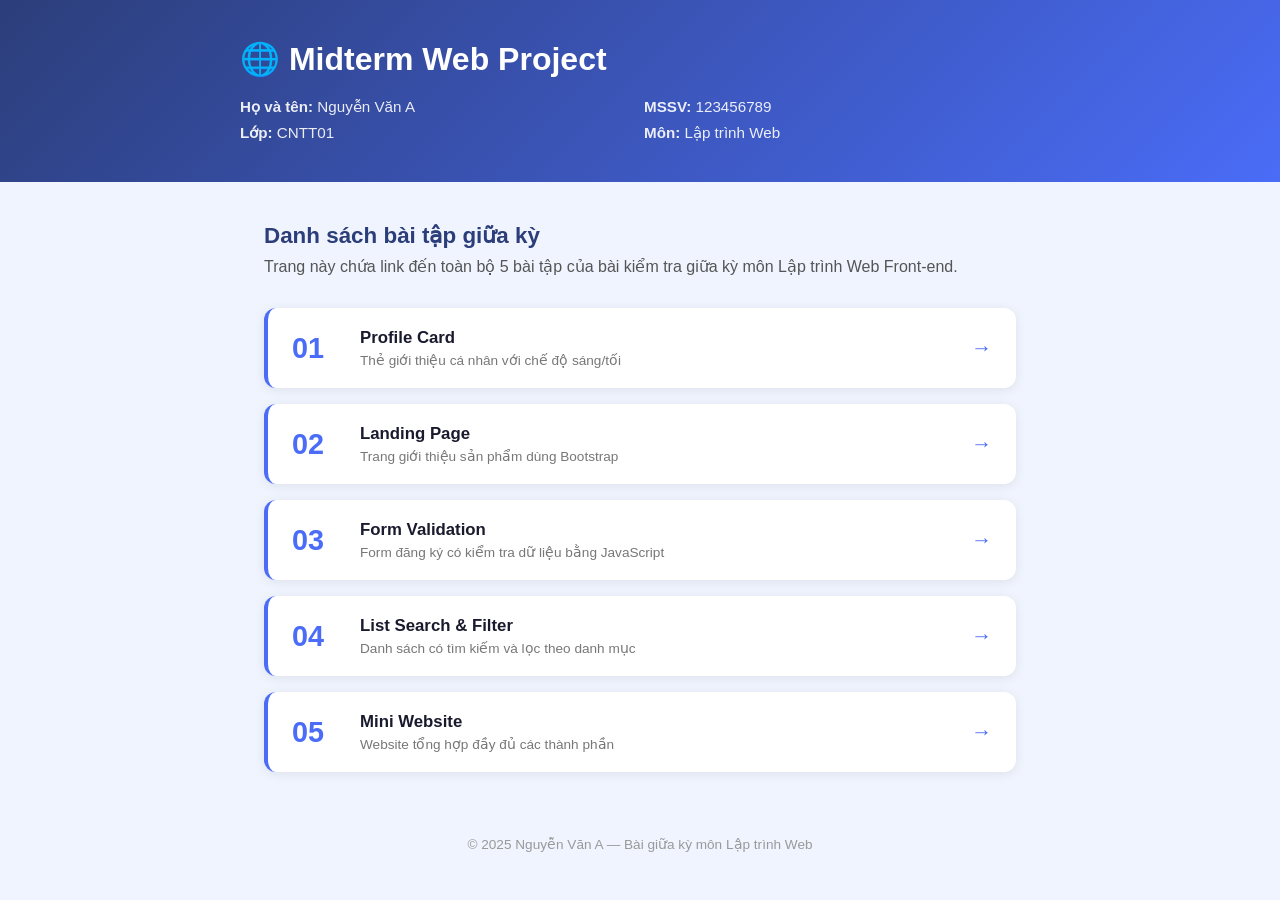
<file: index.html>
<!DOCTYPE html>
<html lang="vi">
<head>
  <meta charset="UTF-8" />
  <meta name="viewport" content="width=device-width, initial-scale=1.0" />
  <title>Midterm Web Project</title>
  <link rel="stylesheet" href="./assets/css/main.css" />
</head>
<body>
  <header class="main-header">
    <div class="header-inner">
      <h1>🌐 Midterm Web Project</h1>
      <div class="student-info">
        <p><strong>Họ và tên:</strong> Nguyễn Văn A</p>
        <p><strong>MSSV:</strong> 123456789</p>
        <p><strong>Lớp:</strong> CNTT01</p>
        <p><strong>Môn:</strong> Lập trình Web</p>
      </div>
    </div>
  </header>

  <main class="container">
    <section class="intro">
      <h2>Danh sách bài tập giữa kỳ</h2>
      <p>Trang này chứa link đến toàn bộ 5 bài tập của bài kiểm tra giữa kỳ môn Lập trình Web Front-end.</p>
    </section>

    <section class="exercise-list">
      <a href="./bai-01-profile-card/index.html" class="exercise-card">
        <span class="exercise-num">01</span>
        <div class="exercise-info">
          <h3>Profile Card</h3>
          <p>Thẻ giới thiệu cá nhân với chế độ sáng/tối</p>
        </div>
        <span class="arrow">→</span>
      </a>

      <a href="./bai-02-landing-page/index.html" class="exercise-card">
        <span class="exercise-num">02</span>
        <div class="exercise-info">
          <h3>Landing Page</h3>
          <p>Trang giới thiệu sản phẩm dùng Bootstrap</p>
        </div>
        <span class="arrow">→</span>
      </a>

      <a href="./bai-03-form-validation/index.html" class="exercise-card">
        <span class="exercise-num">03</span>
        <div class="exercise-info">
          <h3>Form Validation</h3>
          <p>Form đăng ký có kiểm tra dữ liệu bằng JavaScript</p>
        </div>
        <span class="arrow">→</span>
      </a>

      <a href="./bai-04-list-search-filter/index.html" class="exercise-card">
        <span class="exercise-num">04</span>
        <div class="exercise-info">
          <h3>List Search & Filter</h3>
          <p>Danh sách có tìm kiếm và lọc theo danh mục</p>
        </div>
        <span class="arrow">→</span>
      </a>

      <a href="./bai-05-mini-website/index.html" class="exercise-card">
        <span class="exercise-num">05</span>
        <div class="exercise-info">
          <h3>Mini Website</h3>
          <p>Website tổng hợp đầy đủ các thành phần</p>
        </div>
        <span class="arrow">→</span>
      </a>
    </section>
  </main>

  <footer class="main-footer">
    <p>© 2025 Nguyễn Văn A — Bài giữa kỳ môn Lập trình Web</p>
  </footer>
</body>
</html>
</file>
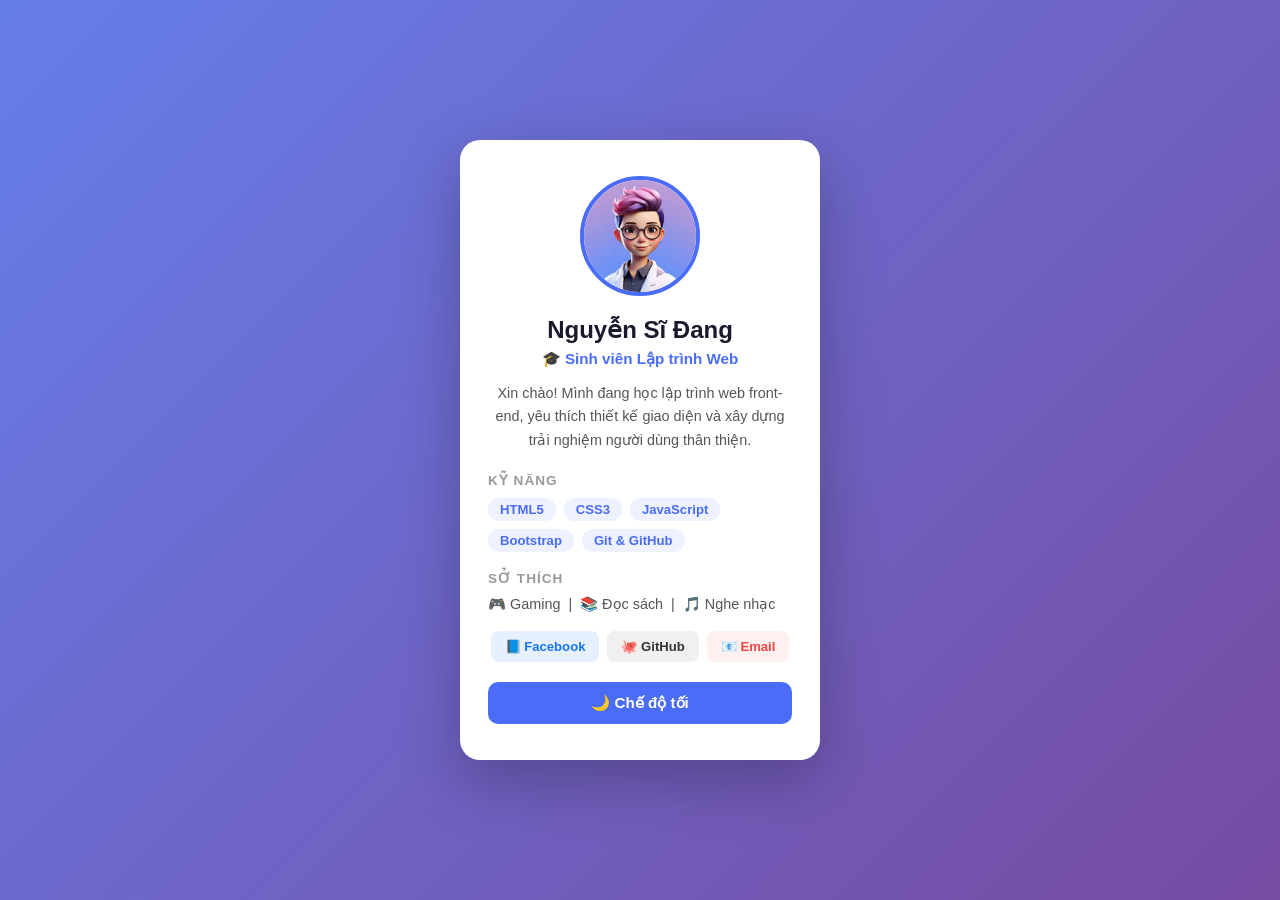
<file: bai-01-profile-card/index.html>
<!DOCTYPE html>
<html lang="vi">
<head>
  <meta charset="UTF-8" />
  <meta name="viewport" content="width=device-width, initial-scale=1.0" />
  <title>Bài 01 - Profile Card</title>
  <link rel="stylesheet" href="./style.css" />
</head>
<body>
  <main class="profile-wrapper">
    <div class="profile-card">
      <!-- Ảnh đại diện -->
      <div class="avatar-container">
        <!-- Thay src bằng đường dẫn ảnh của bạn, hoặc giữ nguyên placeholder -->
        <img
          src="../bai-01-profile-card/images.jpg"
          alt="Avatar"
          class="avatar"
        />
      </div>

      <!-- Thông tin cá nhân -->
      <h1 class="name">Nguyễn Sĩ Đang</h1>
      <p class="job-title">🎓 Sinh viên Lập trình Web</p>

      <p class="description">
        Xin chào! Mình đang học lập trình web front-end, yêu thích thiết kế
        giao diện và xây dựng trải nghiệm người dùng thân thiện.
      </p>

      <!-- Danh sách kỹ năng -->
      <div class="skills-section">
        <h2>Kỹ năng</h2>
        <ul class="skill-list">
          <li>HTML5</li>
          <li>CSS3</li>
          <li>JavaScript</li>
          <li>Bootstrap</li>
          <li>Git & GitHub</l i>
        </ul>
      </div>

      <!-- Sở thích -->
      <div class="hobbies-section">
        <h2>Sở thích</h2>
        <p class="hobbies">🎮 Gaming &nbsp;|&nbsp; 📚 Đọc sách &nbsp;|&nbsp; 🎵 Nghe nhạc</p>
      </div>

      <!-- Link mạng xã hội -->
      <div class="social-links">
        <a href="#" class="social-btn facebook">📘 Facebook</a>
        <a href="#" class="social-btn github">🐙 GitHub</a>
        <a href="#" class="social-btn email">📧 Email</a>
      </div>

      <!-- Nút đổi theme -->
      <button id="themeBtn" class="theme-btn">🌙 Chế độ tối</button>
    </div>
  </main>

  <script src="./script.js"></script>
</body>
</html>
</file>
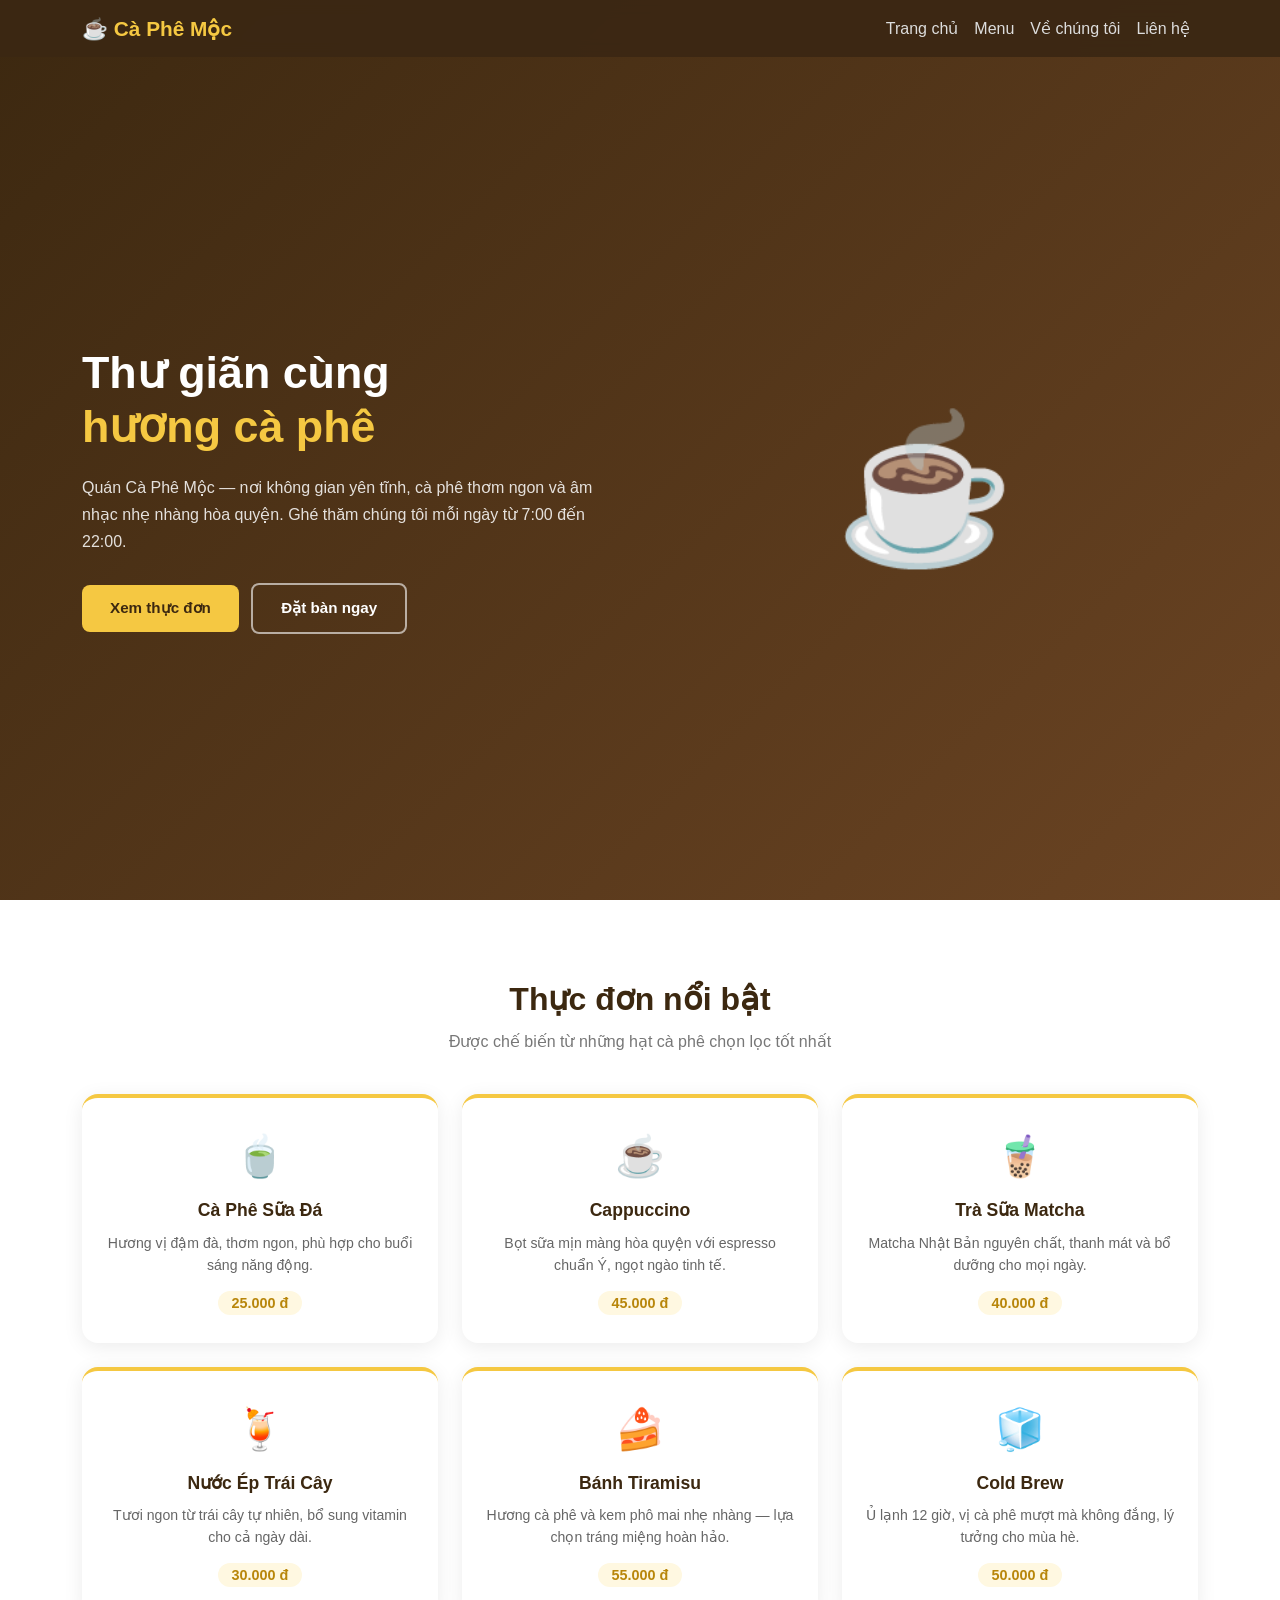
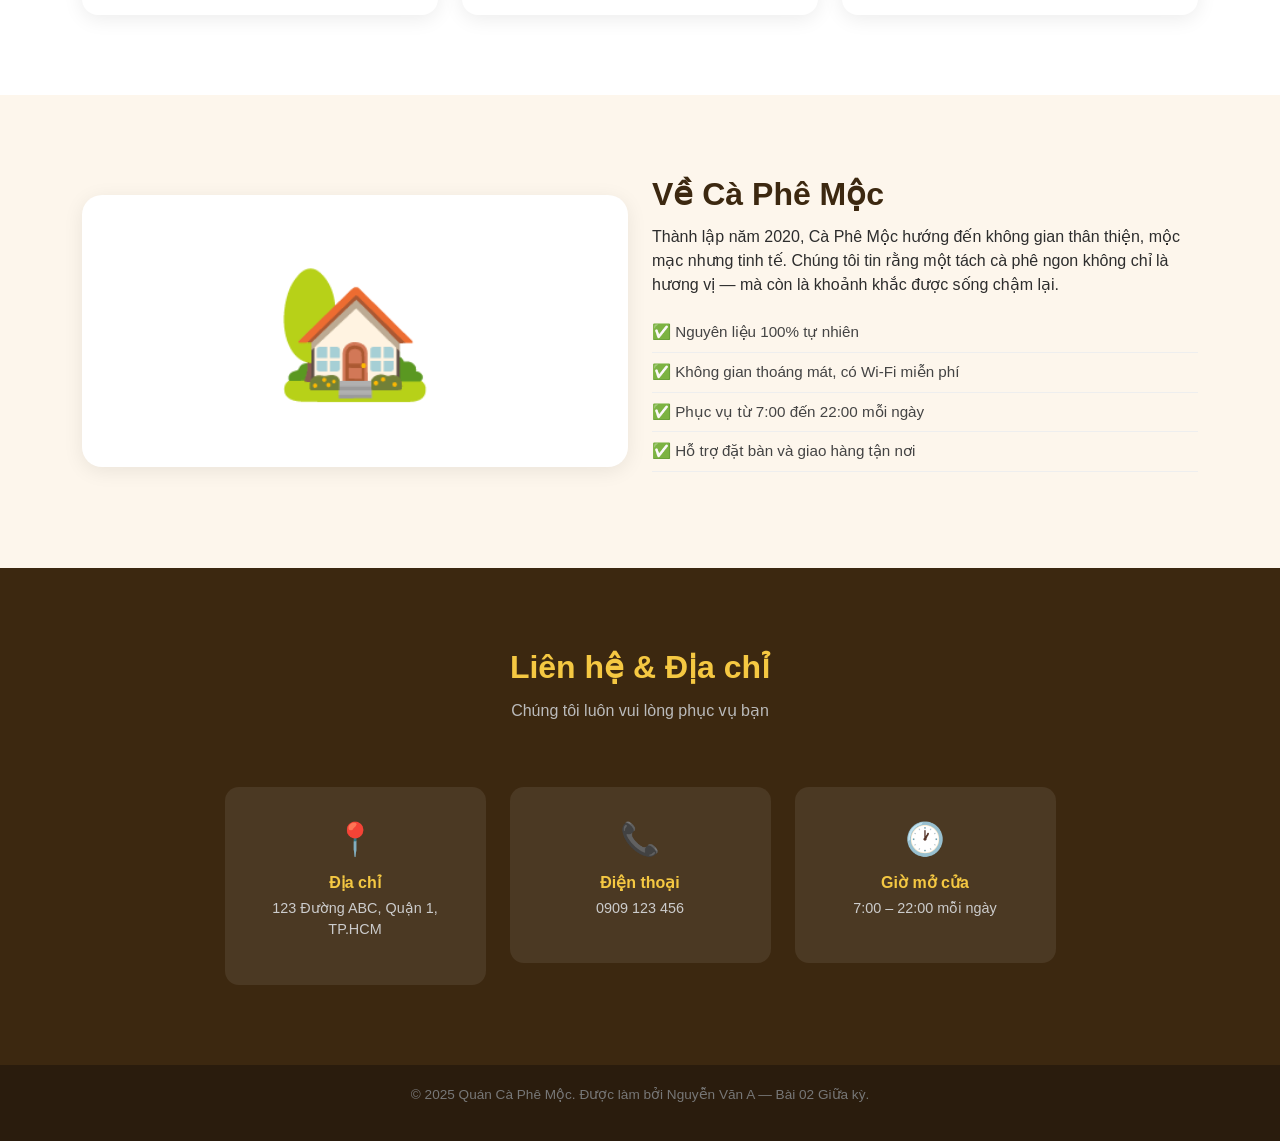
<file: bai-02-landing-page/index.html>
<!DOCTYPE html>
<html lang="vi">
<head>
  <meta charset="UTF-8" />
  <meta name="viewport" content="width=device-width, initial-scale=1.0" />
  <title>Bài 02 - Landing Page | Quán Cà Phê Mộc</title>

  <!-- Bootstrap CDN -->
  <link
    href="https://cdn.jsdelivr.net/npm/bootstrap@5.3.3/dist/css/bootstrap.min.css"
    rel="stylesheet"
  />
  <!-- CSS riêng của bài -->
  <link rel="stylesheet" href="./style.css" />
</head>
<body>

  <!-- ===== NAVBAR ===== -->
  <nav class="navbar navbar-expand-lg navbar-dark fixed-top" id="mainNav">
    <div class="container">
      <a class="navbar-brand" href="#">☕ Cà Phê Mộc</a>
      <button
        class="navbar-toggler"
        type="button"
        data-bs-toggle="collapse"
        data-bs-target="#navMenu"
      >
        <span class="navbar-toggler-icon"></span>
      </button>
      <div class="collapse navbar-collapse" id="navMenu">
        <ul class="navbar-nav ms-auto">
          <li class="nav-item"><a class="nav-link" href="#home">Trang chủ</a></li>
          <li class="nav-item"><a class="nav-link" href="#services">Menu</a></li>
          <li class="nav-item"><a class="nav-link" href="#about">Về chúng tôi</a></li>
          <li class="nav-item"><a class="nav-link" href="#contact">Liên hệ</a></li>
        </ul>
      </div>
    </div>
  </nav>

  <!-- ===== HERO SECTION ===== -->
  <section id="home" class="hero-section">
    <div class="container">
      <div class="row align-items-center">
        <div class="col-md-6">
          <h1 class="hero-title">Thư giãn cùng<br /><span>hương cà phê</span></h1>
          <p class="hero-desc">
            Quán Cà Phê Mộc — nơi không gian yên tĩnh, cà phê thơm ngon và âm nhạc
            nhẹ nhàng hòa quyện. Ghé thăm chúng tôi mỗi ngày từ 7:00 đến 22:00.
          </p>
          <button id="ctaBtn" class="btn btn-custom-primary me-2">Xem thực đơn</button>
          <button id="orderBtn" class="btn btn-custom-outline">Đặt bàn ngay</button>
        </div>
        <div class="col-md-6 text-center mt-4 mt-md-0">
          <!-- Placeholder hình ảnh, thay bằng ảnh thật nếu có -->
          <div class="hero-image-placeholder">☕</div>
        </div>
      </div>
    </div>
  </section>

  <!-- ===== SERVICES / MENU SECTION ===== -->
  <section id="services" class="section-padding">
    <div class="container">
      <h2 class="section-title">Thực đơn nổi bật</h2>
      <p class="section-subtitle">Được chế biến từ những hạt cà phê chọn lọc tốt nhất</p>

      <div class="row g-4">
        <!-- Card 1 -->
        <div class="col-md-4">
          <div class="menu-card">
            <div class="menu-icon">🍵</div>
            <h3>Cà Phê Sữa Đá</h3>
            <p>Hương vị đậm đà, thơm ngon, phù hợp cho buổi sáng năng động.</p>
            <span class="price">25.000 đ</span>
          </div>
        </div>

        <!-- Card 2 -->
        <div class="col-md-4">
          <div class="menu-card">
            <div class="menu-icon">☕</div>
            <h3>Cappuccino</h3>
            <p>Bọt sữa mịn màng hòa quyện với espresso chuẩn Ý, ngọt ngào tinh tế.</p>
            <span class="price">45.000 đ</span>
          </div>
        </div>

        <!-- Card 3 -->
        <div class="col-md-4">
          <div class="menu-card">
            <div class="menu-icon">🧋</div>
            <h3>Trà Sữa Matcha</h3>
            <p>Matcha Nhật Bản nguyên chất, thanh mát và bổ dưỡng cho mọi ngày.</p>
            <span class="price">40.000 đ</span>
          </div>
        </div>

        <!-- Card 4 -->
        <div class="col-md-4">
          <div class="menu-card">
            <div class="menu-icon">🍹</div>
            <h3>Nước Ép Trái Cây</h3>
            <p>Tươi ngon từ trái cây tự nhiên, bổ sung vitamin cho cả ngày dài.</p>
            <span class="price">30.000 đ</span>
          </div>
        </div>

        <!-- Card 5 -->
        <div class="col-md-4">
          <div class="menu-card">
            <div class="menu-icon">🍰</div>
            <h3>Bánh Tiramisu</h3>
            <p>Hương cà phê và kem phô mai nhẹ nhàng — lựa chọn tráng miệng hoàn hảo.</p>
            <span class="price">55.000 đ</span>
          </div>
        </div>

        <!-- Card 6 -->
        <div class="col-md-4">
          <div class="menu-card">
            <div class="menu-icon">🧊</div>
            <h3>Cold Brew</h3>
            <p>Ủ lạnh 12 giờ, vị cà phê mượt mà không đắng, lý tưởng cho mùa hè.</p>
            <span class="price">50.000 đ</span>
          </div>
        </div>
      </div>
    </div>
  </section>

  <!-- ===== ABOUT SECTION ===== -->
  <section id="about" class="section-padding about-section">
    <div class="container">
      <div class="row align-items-center g-4">
        <div class="col-md-6">
          <div class="about-image-placeholder">🏡</div>
        </div>
        <div class="col-md-6">
          <h2 class="section-title text-start">Về Cà Phê Mộc</h2>
          <p>
            Thành lập năm 2020, Cà Phê Mộc hướng đến không gian thân thiện, mộc mạc nhưng
            tinh tế. Chúng tôi tin rằng một tách cà phê ngon không chỉ là hương vị — mà
            còn là khoảnh khắc được sống chậm lại.
          </p>
          <ul class="about-list mt-3">
            <li>✅ Nguyên liệu 100% tự nhiên</li>
            <li>✅ Không gian thoáng mát, có Wi-Fi miễn phí</li>
            <li>✅ Phục vụ từ 7:00 đến 22:00 mỗi ngày</li>
            <li>✅ Hỗ trợ đặt bàn và giao hàng tận nơi</li>
          </ul>
        </div>
      </div>
    </div>
  </section>

  <!-- ===== CONTACT / FOOTER SECTION ===== -->
  <section id="contact" class="section-padding contact-section">
    <div class="container text-center">
      <h2 class="section-title">Liên hệ & Địa chỉ</h2>
      <p class="section-subtitle">Chúng tôi luôn vui lòng phục vụ bạn</p>

      <div class="row justify-content-center g-4 mt-2">
        <div class="col-md-3">
          <div class="contact-card">
            <div class="contact-icon">📍</div>
            <h4>Địa chỉ</h4>
            <p>123 Đường ABC, Quận 1, TP.HCM</p>
          </div>
        </div>
        <div class="col-md-3">
          <div class="contact-card">
            <div class="contact-icon">📞</div>
            <h4>Điện thoại</h4>
            <p>0909 123 456</p>
          </div>
        </div>
        <div class="col-md-3">
          <div class="contact-card">
            <div class="contact-icon">🕐</div>
            <h4>Giờ mở cửa</h4>
            <p>7:00 – 22:00 mỗi ngày</p>
          </div>
        </div>
      </div>
    </div>
  </section>

  <!-- ===== FOOTER ===== -->
  <footer class="main-footer">
    <p>© 2025 Quán Cà Phê Mộc. Được làm bởi Nguyễn Văn A — Bài 02 Giữa kỳ.</p>
  </footer>

  <!-- Bootstrap JS -->
  <script
    src="https://cdn.jsdelivr.net/npm/bootstrap@5.3.3/dist/js/bootstrap.bundle.min.js"
  ></script>
  <!-- Script của bài -->
  <script src="./script.js"></script>
</body>
</html>
</file>
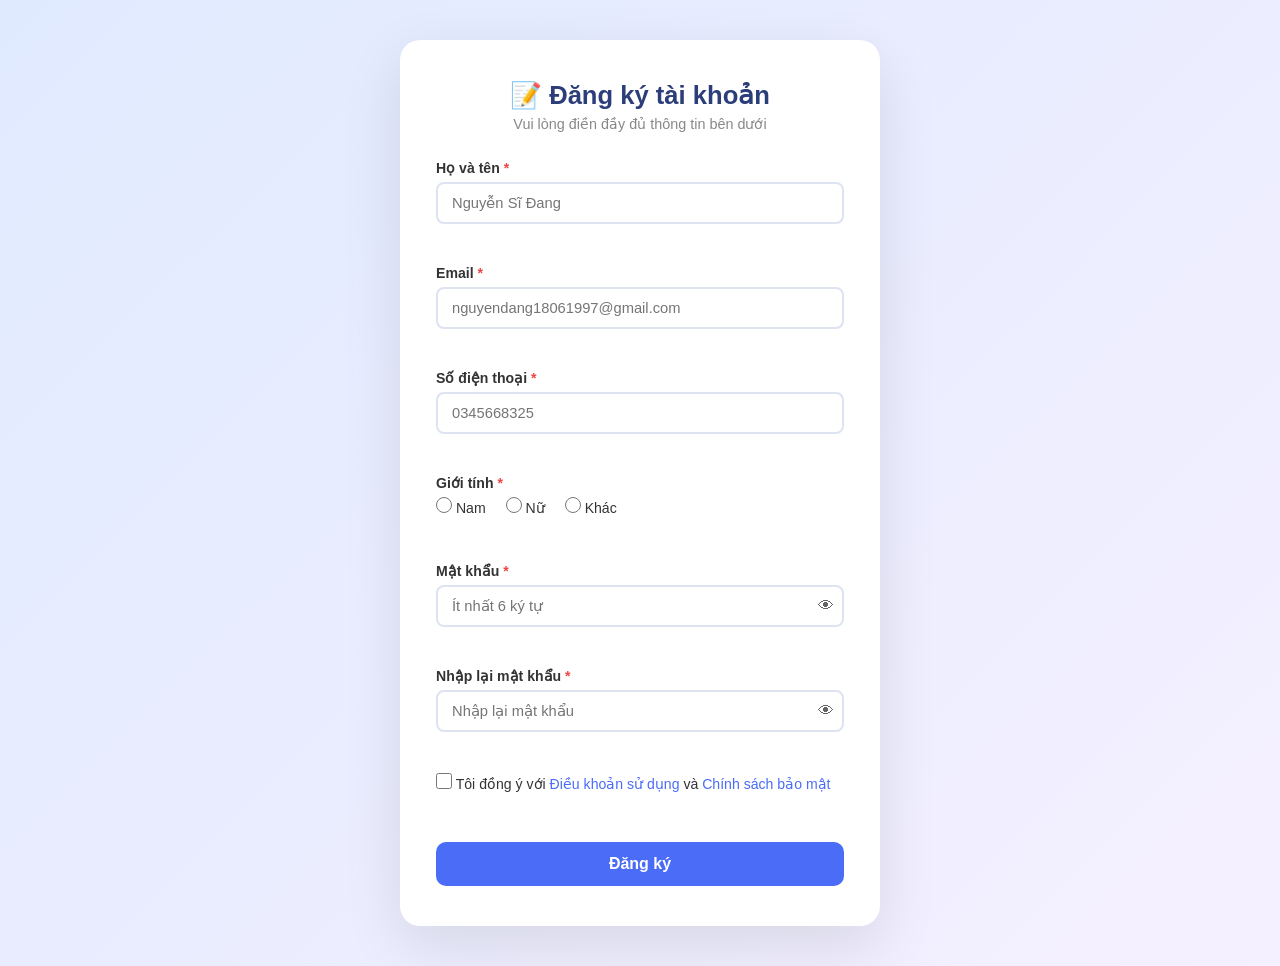
<file: bai-03-form-validation/index.html>
<!DOCTYPE html>
<html lang="vi">
<head>
  <meta charset="UTF-8" />
  <meta name="viewport" content="width=device-width, initial-scale=1.0" />
  <title>Bài 03 - Form Đăng Ký</title>
  <link rel="stylesheet" href="./style.css" />
</head>
<body>
  <div class="page-wrapper">
    <div class="form-container">
      <div class="form-header">
        <h1>📝 Đăng ký tài khoản</h1>
        <p>Vui lòng điền đầy đủ thông tin bên dưới</p>
      </div>

      <form id="registerForm" novalidate>

        <!-- Họ tên -->
        <div class="form-group">
          <label for="fullName">Họ và tên <span class="required">*</span></label>
          <input type="text" id="fullName" placeholder="Nguyễn Sĩ Đang" />
          <small class="error-msg" id="fullNameError"></small>
        </div>

        <!-- Email -->
        <div class="form-group">
          <label for="email">Email <span class="required">*</span></label>
          <input type="text" id="email" placeholder="nguyendang18061997@gmail.com" />
          <small class="error-msg" id="emailError"></small>
        </div>

        <!-- Số điện thoại -->
        <div class="form-group">
          <label for="phone">Số điện thoại <span class="required">*</span></label>
          <input type="text" id="phone" placeholder="0345668325" />
          <small class="error-msg" id="phoneError"></small>
        </div>

        <!-- Giới tính -->
        <div class="form-group">
          <label>Giới tính <span class="required">*</span></label>
          <div class="radio-group">
            <label class="radio-label">
              <input type="radio" name="gender" value="male" /> Nam
            </label>
            <label class="radio-label">
              <input type="radio" name="gender" value="female" /> Nữ
            </label>
            <label class="radio-label">
              <input type="radio" name="gender" value="other" /> Khác
            </label>
          </div>
          <small class="error-msg" id="genderError"></small>
        </div>

        <!-- Mật khẩu -->
        <div class="form-group">
          <label for="password">Mật khẩu <span class="required">*</span></label>
          <div class="password-wrapper">
            <input type="password" id="password" placeholder="Ít nhất 6 ký tự" />
            <button type="button" id="togglePassword" class="toggle-pass">👁</button>
          </div>
          <small class="error-msg" id="passwordError"></small>
        </div>

        <!-- Nhập lại mật khẩu -->
        <div class="form-group">
          <label for="confirmPassword">Nhập lại mật khẩu <span class="required">*</span></label>
          <div class="password-wrapper">
            <input type="password" id="confirmPassword" placeholder="Nhập lại mật khẩu" />
            <button type="button" id="toggleConfirm" class="toggle-pass">👁</button>
          </div>
          <small class="error-msg" id="confirmPasswordError"></small>
        </div>

        <!-- Đồng ý điều khoản -->
        <div class="form-group">
          <label class="checkbox-label">
            <input type="checkbox" id="agree" />
            Tôi đồng ý với <a href="#">Điều khoản sử dụng</a> và <a href="#">Chính sách bảo mật</a>
          </label>
          <small class="error-msg" id="agreeError"></small>
        </div>

        <!-- Nút đăng ký -->
        <button type="submit" class="submit-btn">Đăng ký</button>
      </form>

      <!-- Thông báo thành công (ẩn ban đầu) -->
      <div id="successMessage" class="success-message" style="display: none;">
        <div class="success-icon">🎉</div>
        <h2>Đăng ký thành công!</h2>
        <p id="successDetail"></p>
        <button id="resetBtn" class="reset-btn">Đăng ký tài khoản khác</button>
      </div>

    </div>
  </div>

  <script src="./script.js"></script>
</body>
</html>
</file>
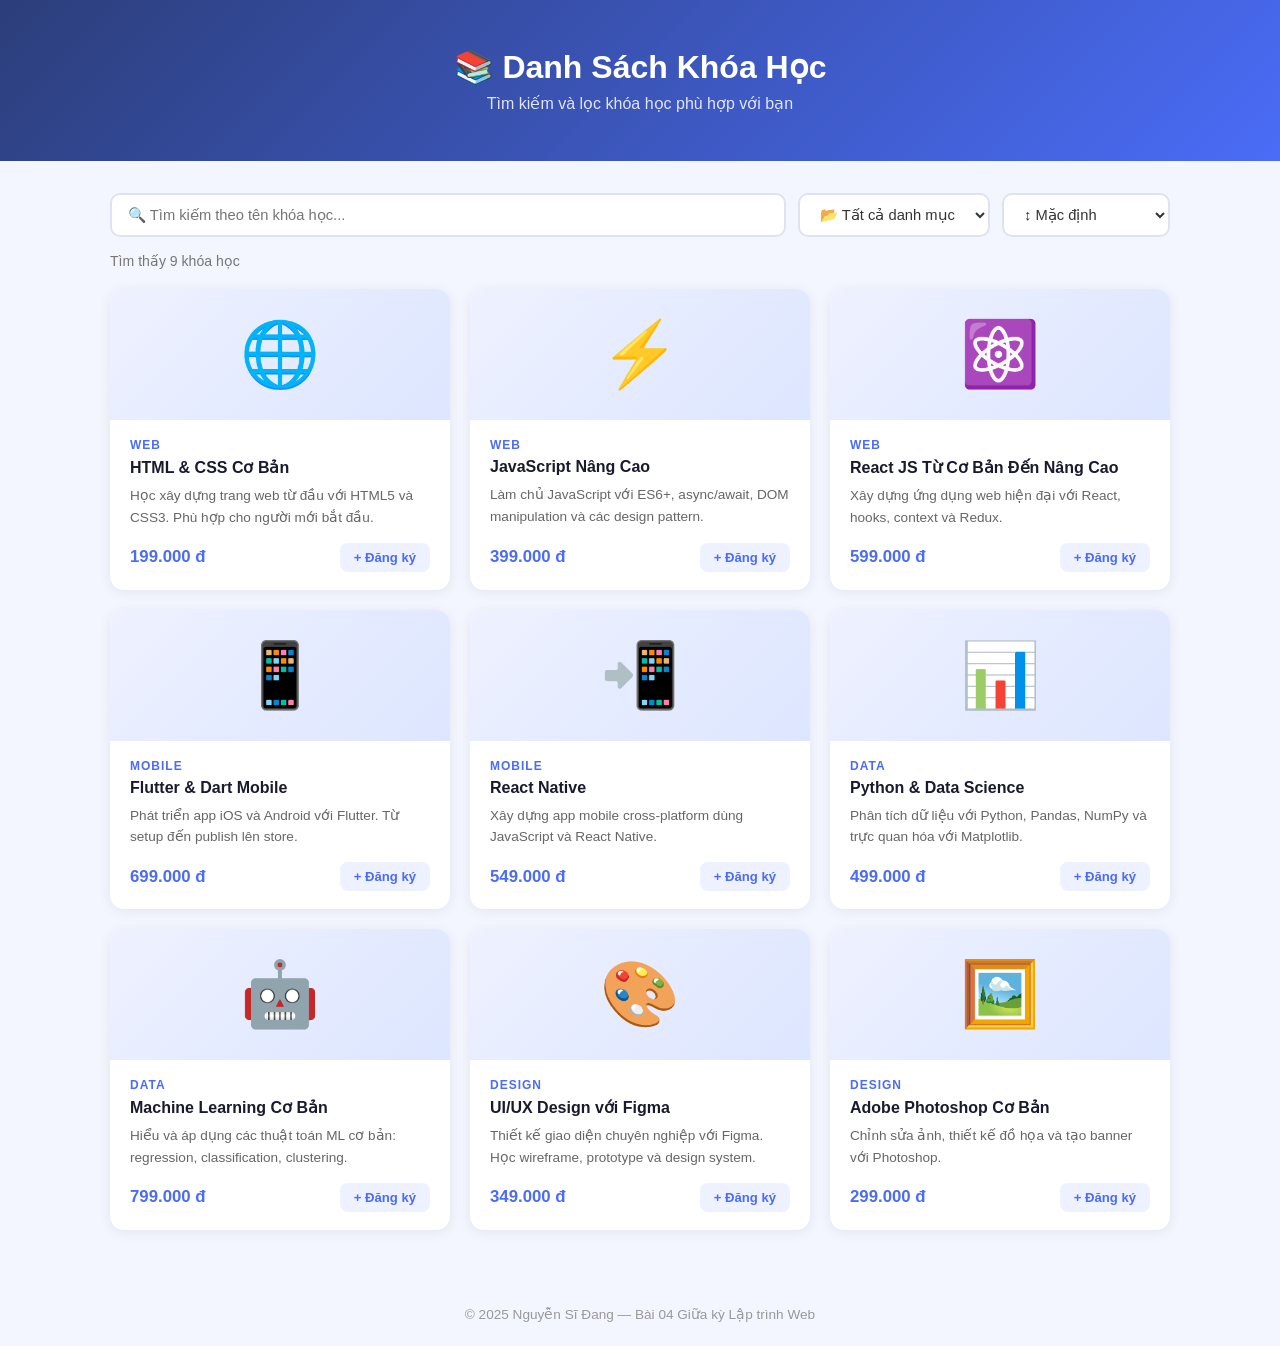
<file: bai-04-list-search-filter/index.html>
<!DOCTYPE html>
<html lang="vi">
<head>
  <meta charset="UTF-8" />
  <meta name="viewport" content="width=device-width, initial-scale=1.0" />
  <title>Bài 04 - Danh Sách Khóa Học</title>
  <link rel="stylesheet" href="./style.css" />
</head>
<body>

  <header class="page-header">
    <h1>📚 Danh Sách Khóa Học</h1>
    <p>Tìm kiếm và lọc khóa học phù hợp với bạn</p>
  </header>

  <main class="container">

    <!-- ===== TOOLBAR: Tìm kiếm + Lọc + Sắp xếp ===== -->
    <section class="toolbar">
      <input
        type="text"
        id="searchInput"
        placeholder="🔍 Tìm kiếm theo tên khóa học..."
      />

      <select id="categoryFilter">
        <option value="all">📂 Tất cả danh mục</option>
        <option value="web">🌐 Lập trình Web</option>
        <option value="mobile">📱 Lập trình Mobile</option>
        <option value="data">📊 Data & AI</option>
        <option value="design">🎨 Thiết kế</option>
      </select>

      <select id="sortFilter">
        <option value="default">↕ Mặc định</option>
        <option value="price-asc">💰 Giá tăng dần</option>
        <option value="price-desc">💰 Giá giảm dần</option>
      </select>
    </section>

    <!-- Đếm số kết quả -->
    <p id="resultCount" class="result-count"></p>

    <!-- ===== DANH SÁCH KHÓA HỌC ===== -->
    <section id="itemList" class="item-list"></section>

  </main>

  <footer class="page-footer">
    <p>© 2025 Nguyễn Sĩ Đang — Bài 04 Giữa kỳ Lập trình Web</p>
  </footer>

  <script src="./script.js"></script>
</body>
</html>
</file>
<file: assets/css/main.css>
/* ===== RESET & BASE ===== */
* {
  margin: 0;
  padding: 0;
  box-sizing: border-box;
}

body {
  font-family: 'Segoe UI', Arial, sans-serif;
  background: #f0f4ff;
  color: #1a1a2e;
  min-height: 100vh;
}

/* ===== HEADER ===== */
.main-header {
  background: linear-gradient(135deg, #2c3e7a, #4a6cf7);
  color: white;
  padding: 40px 24px;
}

.header-inner {
  max-width: 800px;
  margin: 0 auto;
}

.main-header h1 {
  font-size: 2rem;
  margin-bottom: 20px;
}

.student-info {
  display: grid;
  grid-template-columns: 1fr 1fr;
  gap: 8px;
}

.student-info p {
  font-size: 0.95rem;
  opacity: 0.9;
}

/* ===== MAIN CONTAINER ===== */
.container {
  max-width: 800px;
  margin: 0 auto;
  padding: 40px 24px;
}

.intro {
  margin-bottom: 32px;
}

.intro h2 {
  font-size: 1.4rem;
  color: #2c3e7a;
  margin-bottom: 8px;
}

.intro p {
  color: #555;
}

/* ===== EXERCISE CARDS ===== */
.exercise-list {
  display: flex;
  flex-direction: column;
  gap: 16px;
}

.exercise-card {
  display: flex;
  align-items: center;
  gap: 20px;
  background: white;
  border-radius: 12px;
  padding: 20px 24px;
  text-decoration: none;
  color: inherit;
  box-shadow: 0 2px 12px rgba(0, 0, 0, 0.08);
  transition: transform 0.2s, box-shadow 0.2s;
  border-left: 4px solid #4a6cf7;
}

.exercise-card:hover {
  transform: translateX(6px);
  box-shadow: 0 4px 20px rgba(74, 108, 247, 0.2);
}

.exercise-num {
  font-size: 1.8rem;
  font-weight: 700;
  color: #4a6cf7;
  min-width: 48px;
}

.exercise-info h3 {
  font-size: 1.05rem;
  color: #1a1a2e;
  margin-bottom: 4px;
}

.exercise-info p {
  font-size: 0.85rem;
  color: #777;
}

.arrow {
  margin-left: auto;
  font-size: 1.3rem;
  color: #4a6cf7;
}

/* ===== FOOTER ===== */
.main-footer {
  text-align: center;
  padding: 24px;
  color: #999;
  font-size: 0.85rem;
}

/* ===== RESPONSIVE ===== */
@media (max-width: 480px) {
  .student-info {
    grid-template-columns: 1fr;
  }

  .exercise-num {
    font-size: 1.4rem;
  }
}
</file>
<file: bai-01-profile-card/style.css>
/* ===== RESET ===== */
* {
  margin: 0;
  padding: 0;
  box-sizing: border-box;
}

/* ===== BODY & BACKGROUND ===== */
body {
  font-family: 'Segoe UI', Arial, sans-serif;
  background: linear-gradient(135deg, #667eea, #764ba2);
  min-height: 100vh;
  transition: background 0.4s, color 0.4s;
}

/* ===== WRAPPER - căn giữa card ===== */
.profile-wrapper {
  min-height: 100vh;
  display: flex;
  justify-content: center;
  align-items: center;
  padding: 40px 16px;
}

/* ===== CARD ===== */
.profile-card {
  background: white;
  width: 360px;
  border-radius: 20px;
  padding: 36px 28px;
  text-align: center;
  box-shadow: 0 20px 60px rgba(0, 0, 0, 0.25);
  animation: fadeUp 0.5s ease;
}

/* Animation khi card xuất hiện */
@keyframes fadeUp {
  from {
    opacity: 0;
    transform: translateY(30px);
  }
  to {
    opacity: 1;
    transform: translateY(0);
  }
}

/* ===== AVATAR ===== */
.avatar-container {
  margin-bottom: 16px;
}

.avatar {
  width: 120px;
  height: 120px;
  border-radius: 50%;
  object-fit: cover;
  border: 4px solid #4a6cf7;
  transition: transform 0.3s;
}

.avatar:hover {
  transform: scale(1.05);
}

/* ===== TÊN & JOB ===== */
.name {
  font-size: 1.5rem;
  color: #1a1a2e;
  margin-bottom: 6px;
}

.job-title {
  color: #4a6cf7;
  font-size: 0.95rem;
  font-weight: 600;
  margin-bottom: 14px;
}

/* ===== MÔ TẢ ===== */
.description {
  color: #555;
  font-size: 0.9rem;
  line-height: 1.6;
  margin-bottom: 20px;
  padding: 0 4px;
}

/* ===== SKILLS ===== */
.skills-section,
.hobbies-section {
  margin-bottom: 18px;
  text-align: left;
}

.skills-section h2,
.hobbies-section h2 {
  font-size: 0.85rem;
  text-transform: uppercase;
  letter-spacing: 1px;
  color: #999;
  margin-bottom: 10px;
}

.skill-list {
  list-style: none;
  display: flex;
  flex-wrap: wrap;
  gap: 8px;
}

.skill-list li {
  background: #eef1ff;
  color: #4a6cf7;
  padding: 4px 12px;
  border-radius: 20px;
  font-size: 0.82rem;
  font-weight: 600;
}

/* ===== HOBBIES ===== */
.hobbies {
  font-size: 0.9rem;
  color: #555;
}

/* ===== SOCIAL LINKS ===== */
.social-links {
  display: flex;
  gap: 8px;
  justify-content: center;
  margin-bottom: 20px;
  flex-wrap: wrap;
}

.social-btn {
  text-decoration: none;
  padding: 8px 14px;
  border-radius: 8px;
  font-size: 0.82rem;
  font-weight: 600;
  transition: transform 0.2s, opacity 0.2s;
}

.social-btn:hover {
  transform: translateY(-2px);
  opacity: 0.85;
}

.social-btn.facebook {
  background: #e7f0ff;
  color: #1877f2;
}

.social-btn.github {
  background: #f0f0f0;
  color: #333;
}

.social-btn.email {
  background: #fff0f0;
  color: #e44;
}

/* ===== THEME BUTTON ===== */
.theme-btn {
  width: 100%;
  padding: 12px;
  background: #4a6cf7;
  color: white;
  border: none;
  border-radius: 10px;
  font-size: 0.95rem;
  font-weight: 600;
  cursor: pointer;
  transition: background 0.3s, transform 0.2s;
}

.theme-btn:hover {
  background: #3a5ce6;
  transform: translateY(-2px);
}

/* ===== DARK MODE ===== */
body.dark-mode {
  background: linear-gradient(135deg, #1a1a2e, #16213e);
}

body.dark-mode .profile-card {
  background: #1e2a45;
  box-shadow: 0 20px 60px rgba(0, 0, 0, 0.5);
}

body.dark-mode .name {
  color: #e0e0ff;
}

body.dark-mode .description,
body.dark-mode .hobbies {
  color: #aaa;
}

body.dark-mode .skill-list li {
  background: #2a3a6e;
  color: #8fa8ff;
}

body.dark-mode .social-btn.github {
  background: #2a2a2a;
  color: #ccc;
}

body.dark-mode .theme-btn {
  background: #6c8aff;
}

/* ===== RESPONSIVE ===== */
@media (max-width: 400px) {
  .profile-card {
    width: 100%;
    border-radius: 12px;
  }
}
</file>
<file: bai-02-landing-page/style.css>
/* ===== RESET ===== */
* {
  margin: 0;
  padding: 0;
  box-sizing: border-box;
}

body {
  font-family: 'Segoe UI', Arial, sans-serif;
  color: #2d2d2d;
}

/* ===== NAVBAR ===== */
#mainNav {
  background: rgba(60, 40, 20, 0.95);
  backdrop-filter: blur(8px);
  transition: background 0.3s;
}

#mainNav.scrolled {
  background: rgba(60, 40, 20, 1);
  box-shadow: 0 2px 12px rgba(0,0,0,0.3);
}

.navbar-brand {
  font-size: 1.3rem;
  font-weight: 700;
  color: #f5c842 !important;
}

.nav-link {
  color: #ddd !important;
  transition: color 0.2s;
}

.nav-link:hover {
  color: #f5c842 !important;
}

/* ===== HERO SECTION ===== */
.hero-section {
  min-height: 100vh;
  background: linear-gradient(135deg, #3c2810, #6b4423);
  display: flex;
  align-items: center;
  padding-top: 80px;
  color: white;
}

.hero-title {
  font-size: 2.8rem;
  font-weight: 800;
  line-height: 1.2;
  margin-bottom: 20px;
}

.hero-title span {
  color: #f5c842;
}

.hero-desc {
  font-size: 1rem;
  opacity: 0.85;
  line-height: 1.7;
  margin-bottom: 28px;
}

.hero-image-placeholder {
  font-size: 9rem;
  animation: float 3s ease-in-out infinite;
}

@keyframes float {
  0%, 100% { transform: translateY(0); }
  50% { transform: translateY(-15px); }
}

/* Custom buttons */
.btn-custom-primary {
  background: #f5c842;
  color: #3c2810;
  border: none;
  padding: 12px 28px;
  border-radius: 8px;
  font-weight: 700;
  font-size: 0.95rem;
  transition: background 0.2s, transform 0.2s;
}

.btn-custom-primary:hover {
  background: #e0b030;
  transform: translateY(-2px);
  color: #3c2810;
}

.btn-custom-outline {
  background: transparent;
  color: white;
  border: 2px solid rgba(255,255,255,0.6);
  padding: 12px 28px;
  border-radius: 8px;
  font-weight: 600;
  font-size: 0.95rem;
  transition: border-color 0.2s, transform 0.2s;
}

.btn-custom-outline:hover {
  border-color: #f5c842;
  color: #f5c842;
  transform: translateY(-2px);
}

/* ===== SECTIONS CHUNG ===== */
.section-padding {
  padding: 80px 0;
}

.section-title {
  font-size: 2rem;
  font-weight: 700;
  color: #3c2810;
  margin-bottom: 12px;
  text-align: center;
}

.section-subtitle {
  color: #777;
  text-align: center;
  margin-bottom: 40px;
}

/* ===== MENU CARDS ===== */
.menu-card {
  background: white;
  border-radius: 16px;
  padding: 28px 22px;
  text-align: center;
  box-shadow: 0 4px 20px rgba(0,0,0,0.08);
  transition: transform 0.25s, box-shadow 0.25s;
  height: 100%;
  border-top: 4px solid #f5c842;
}

.menu-card:hover {
  transform: translateY(-6px);
  box-shadow: 0 10px 32px rgba(0,0,0,0.14);
}

.menu-icon {
  font-size: 2.5rem;
  margin-bottom: 14px;
}

.menu-card h3 {
  font-size: 1.1rem;
  font-weight: 700;
  color: #3c2810;
  margin-bottom: 10px;
}

.menu-card p {
  font-size: 0.88rem;
  color: #666;
  line-height: 1.6;
  margin-bottom: 14px;
}

.price {
  background: #fff8e1;
  color: #b8860b;
  font-weight: 700;
  padding: 4px 14px;
  border-radius: 20px;
  font-size: 0.9rem;
}

/* ===== ABOUT SECTION ===== */
.about-section {
  background: #fdf6ec;
}

.about-image-placeholder {
  font-size: 8rem;
  text-align: center;
  background: #fff;
  border-radius: 20px;
  padding: 40px;
  box-shadow: 0 4px 20px rgba(0,0,0,0.08);
}

.about-list {
  list-style: none;
  padding: 0;
}

.about-list li {
  padding: 8px 0;
  font-size: 0.95rem;
  color: #444;
  border-bottom: 1px solid #eee;
}

.about-section .section-title {
  text-align: left;
}

/* ===== CONTACT SECTION ===== */
.contact-section {
  background: #3c2810;
  color: white;
}

.contact-section .section-title {
  color: #f5c842;
}

.contact-section .section-subtitle {
  color: #bbb;
}

.contact-card {
  background: rgba(255,255,255,0.08);
  border-radius: 14px;
  padding: 28px 20px;
  transition: background 0.2s;
}

.contact-card:hover {
  background: rgba(255,255,255,0.14);
}

.contact-icon {
  font-size: 2rem;
  margin-bottom: 10px;
}

.contact-card h4 {
  font-size: 1rem;
  font-weight: 700;
  color: #f5c842;
  margin-bottom: 6px;
}

.contact-card p {
  font-size: 0.9rem;
  color: #ccc;
}

/* ===== FOOTER ===== */
.main-footer {
  background: #2a1c0d;
  color: #777;
  text-align: center;
  padding: 20px;
  font-size: 0.85rem;
}

/* ===== RESPONSIVE ===== */
@media (max-width: 768px) {
  .hero-title {
    font-size: 2rem;
  }

  .hero-image-placeholder {
    font-size: 6rem;
  }
}
</file>
<file: bai-03-form-validation/style.css>
/* ===== RESET ===== */
* {
  margin: 0;
  padding: 0;
  box-sizing: border-box;
}

body {
  font-family: 'Segoe UI', Arial, sans-serif;
  background: linear-gradient(135deg, #e0eaff, #f5f0ff);
  min-height: 100vh;
}

/* ===== WRAPPER ===== */
.page-wrapper {
  min-height: 100vh;
  display: flex;
  justify-content: center;
  align-items: center;
  padding: 40px 16px;
}

/* ===== FORM CONTAINER ===== */
.form-container {
  background: white;
  width: 100%;
  max-width: 480px;
  border-radius: 20px;
  padding: 40px 36px;
  box-shadow: 0 20px 60px rgba(0, 0, 0, 0.1);
}

/* ===== FORM HEADER ===== */
.form-header {
  text-align: center;
  margin-bottom: 28px;
}

.form-header h1 {
  font-size: 1.6rem;
  color: #2c3e7a;
  margin-bottom: 6px;
}

.form-header p {
  color: #888;
  font-size: 0.9rem;
}

/* ===== FORM GROUPS ===== */
.form-group {
  margin-bottom: 18px;
}

.form-group label {
  display: block;
  font-size: 0.88rem;
  font-weight: 600;
  color: #333;
  margin-bottom: 6px;
}

.required {
  color: #e44;
}

/* ===== INPUTS ===== */
.form-group input[type="text"],
.form-group input[type="password"],
.form-group input[type="email"] {
  width: 100%;
  padding: 11px 14px;
  border: 2px solid #dde3f0;
  border-radius: 8px;
  font-size: 0.92rem;
  transition: border-color 0.2s;
  outline: none;
  color: #333;
}

.form-group input:focus {
  border-color: #4a6cf7;
}

/* Trạng thái hợp lệ */
.form-group input.valid {
  border-color: #22c55e;
}

/* Trạng thái lỗi */
.form-group input.invalid {
  border-color: #ef4444;
  background: #fff8f8;
}

/* ===== ERROR MESSAGES ===== */
.error-msg {
  display: block;
  color: #ef4444;
  font-size: 0.8rem;
  margin-top: 5px;
  min-height: 18px;
}

/* ===== RADIO GROUP ===== */
.radio-group {
  display: flex;
  gap: 20px;
}

.radio-label {
  display: flex;
  align-items: center;
  gap: 6px;
  font-size: 0.9rem;
  color: #555;
  cursor: pointer;
  font-weight: normal !important;
}

.radio-label input {
  accent-color: #4a6cf7;
  width: 16px;
  height: 16px;
}

/* ===== PASSWORD WRAPPER ===== */
.password-wrapper {
  position: relative;
  display: flex;
  align-items: center;
}

.password-wrapper input {
  flex: 1;
  padding-right: 44px;
}

.toggle-pass {
  position: absolute;
  right: 10px;
  background: none;
  border: none;
  cursor: pointer;
  font-size: 1rem;
  opacity: 0.6;
  transition: opacity 0.2s;
}

.toggle-pass:hover {
  opacity: 1;
}

/* ===== CHECKBOX ===== */
.checkbox-label {
  display: flex;
  align-items: center;
  gap: 8px;
  font-size: 0.88rem;
  color: #555;
  cursor: pointer;
  font-weight: normal !important;
}

.checkbox-label input[type="checkbox"] {
  width: 16px;
  height: 16px;
  accent-color: #4a6cf7;
  flex-shrink: 0;
}

.checkbox-label a {
  color: #4a6cf7;
  text-decoration: none;
}

.checkbox-label a:hover {
  text-decoration: underline;
}

/* ===== SUBMIT BUTTON ===== */
.submit-btn {
  width: 100%;
  padding: 13px;
  background: #4a6cf7;
  color: white;
  border: none;
  border-radius: 10px;
  font-size: 1rem;
  font-weight: 700;
  cursor: pointer;
  margin-top: 8px;
  transition: background 0.25s, transform 0.2s;
}

.submit-btn:hover {
  background: #3a5ce6;
  transform: translateY(-2px);
}

/* ===== SUCCESS MESSAGE ===== */
.success-message {
  text-align: center;
  padding: 20px 0;
}

.success-icon {
  font-size: 4rem;
  margin-bottom: 16px;
}

.success-message h2 {
  font-size: 1.4rem;
  color: #22c55e;
  margin-bottom: 10px;
}

.success-message p {
  color: #555;
  font-size: 0.92rem;
  margin-bottom: 20px;
}

.reset-btn {
  background: #f0f4ff;
  color: #4a6cf7;
  border: 2px solid #4a6cf7;
  padding: 10px 24px;
  border-radius: 8px;
  font-size: 0.9rem;
  font-weight: 600;
  cursor: pointer;
  transition: background 0.2s;
}

.reset-btn:hover {
  background: #4a6cf7;
  color: white;
}

/* ===== RESPONSIVE ===== */
@media (max-width: 500px) {
  .form-container {
    padding: 28px 20px;
  }

  .radio-group {
    flex-direction: column;
    gap: 10px;
  }
}
</file>
<file: bai-04-list-search-filter/style.css>
/* ===== RESET ===== */
* {
  margin: 0;
  padding: 0;
  box-sizing: border-box;
}

body {
  font-family: 'Segoe UI', Arial, sans-serif;
  background: #f4f6ff;
  color: #2d2d2d;
}

/* ===== HEADER ===== */
.page-header {
  background: linear-gradient(135deg, #2c3e7a, #4a6cf7);
  color: white;
  text-align: center;
  padding: 48px 24px;
}

.page-header h1 {
  font-size: 2rem;
  margin-bottom: 8px;
}

.page-header p {
  opacity: 0.85;
  font-size: 1rem;
}

/* ===== CONTAINER ===== */
.container {
  max-width: 1100px;
  margin: 0 auto;
  padding: 32px 20px;
}

/* ===== TOOLBAR ===== */
.toolbar {
  display: flex;
  gap: 12px;
  flex-wrap: wrap;
  margin-bottom: 16px;
}

.toolbar input,
.toolbar select {
  padding: 11px 16px;
  border: 2px solid #dde3f0;
  border-radius: 10px;
  font-size: 0.92rem;
  outline: none;
  transition: border-color 0.2s;
  background: white;
  color: #333;
}

.toolbar input {
  flex: 1;
  min-width: 200px;
}

.toolbar input:focus,
.toolbar select:focus {
  border-color: #4a6cf7;
}

/* ===== RESULT COUNT ===== */
.result-count {
  font-size: 0.88rem;
  color: #777;
  margin-bottom: 20px;
}

/* ===== ITEM LIST GRID ===== */
.item-list {
  display: grid;
  grid-template-columns: repeat(auto-fill, minmax(280px, 1fr));
  gap: 20px;
}

/* ===== ITEM CARD ===== */
.item-card {
  background: white;
  border-radius: 14px;
  overflow: hidden;
  box-shadow: 0 2px 14px rgba(0,0,0,0.07);
  transition: transform 0.25s, box-shadow 0.25s;
  display: flex;
  flex-direction: column;
}

.item-card:hover {
  transform: translateY(-6px);
  box-shadow: 0 10px 30px rgba(74, 108, 247, 0.15);
}

/* Hình ảnh / Icon khóa học */
.card-image {
  background: linear-gradient(135deg, #eef1ff, #dde6ff);
  font-size: 4rem;
  text-align: center;
  padding: 28px 16px;
}

/* Nội dung card */
.card-body {
  padding: 18px 20px;
  flex: 1;
  display: flex;
  flex-direction: column;
}

.card-category {
  font-size: 0.75rem;
  font-weight: 700;
  text-transform: uppercase;
  letter-spacing: 1px;
  color: #4a6cf7;
  margin-bottom: 6px;
}

.card-title {
  font-size: 1rem;
  font-weight: 700;
  color: #1a1a2e;
  margin-bottom: 8px;
}

.card-desc {
  font-size: 0.85rem;
  color: #666;
  line-height: 1.6;
  flex: 1;
  margin-bottom: 14px;
}

.card-footer {
  display: flex;
  justify-content: space-between;
  align-items: center;
}

.card-price {
  font-size: 1.05rem;
  font-weight: 700;
  color: #4a6cf7;
}

.card-btn {
  background: #eef1ff;
  color: #4a6cf7;
  border: none;
  padding: 7px 14px;
  border-radius: 8px;
  font-size: 0.82rem;
  font-weight: 600;
  cursor: pointer;
  transition: background 0.2s;
}

.card-btn:hover {
  background: #4a6cf7;
  color: white;
}

/* ===== EMPTY STATE ===== */
.empty-state {
  text-align: center;
  padding: 60px 20px;
  color: #aaa;
  grid-column: 1 / -1;
}

.empty-state .empty-icon {
  font-size: 4rem;
  margin-bottom: 16px;
}

.empty-state p {
  font-size: 1rem;
}

/* ===== FOOTER ===== */
.page-footer {
  text-align: center;
  padding: 24px;
  color: #999;
  font-size: 0.85rem;
  margin-top: 20px;
}

/* ===== RESPONSIVE ===== */
@media (max-width: 600px) {
  .toolbar {
    flex-direction: column;
  }

  .toolbar input {
    min-width: 100%;
  }

  .page-header h1 {
    font-size: 1.5rem;
  }
}
</file>
